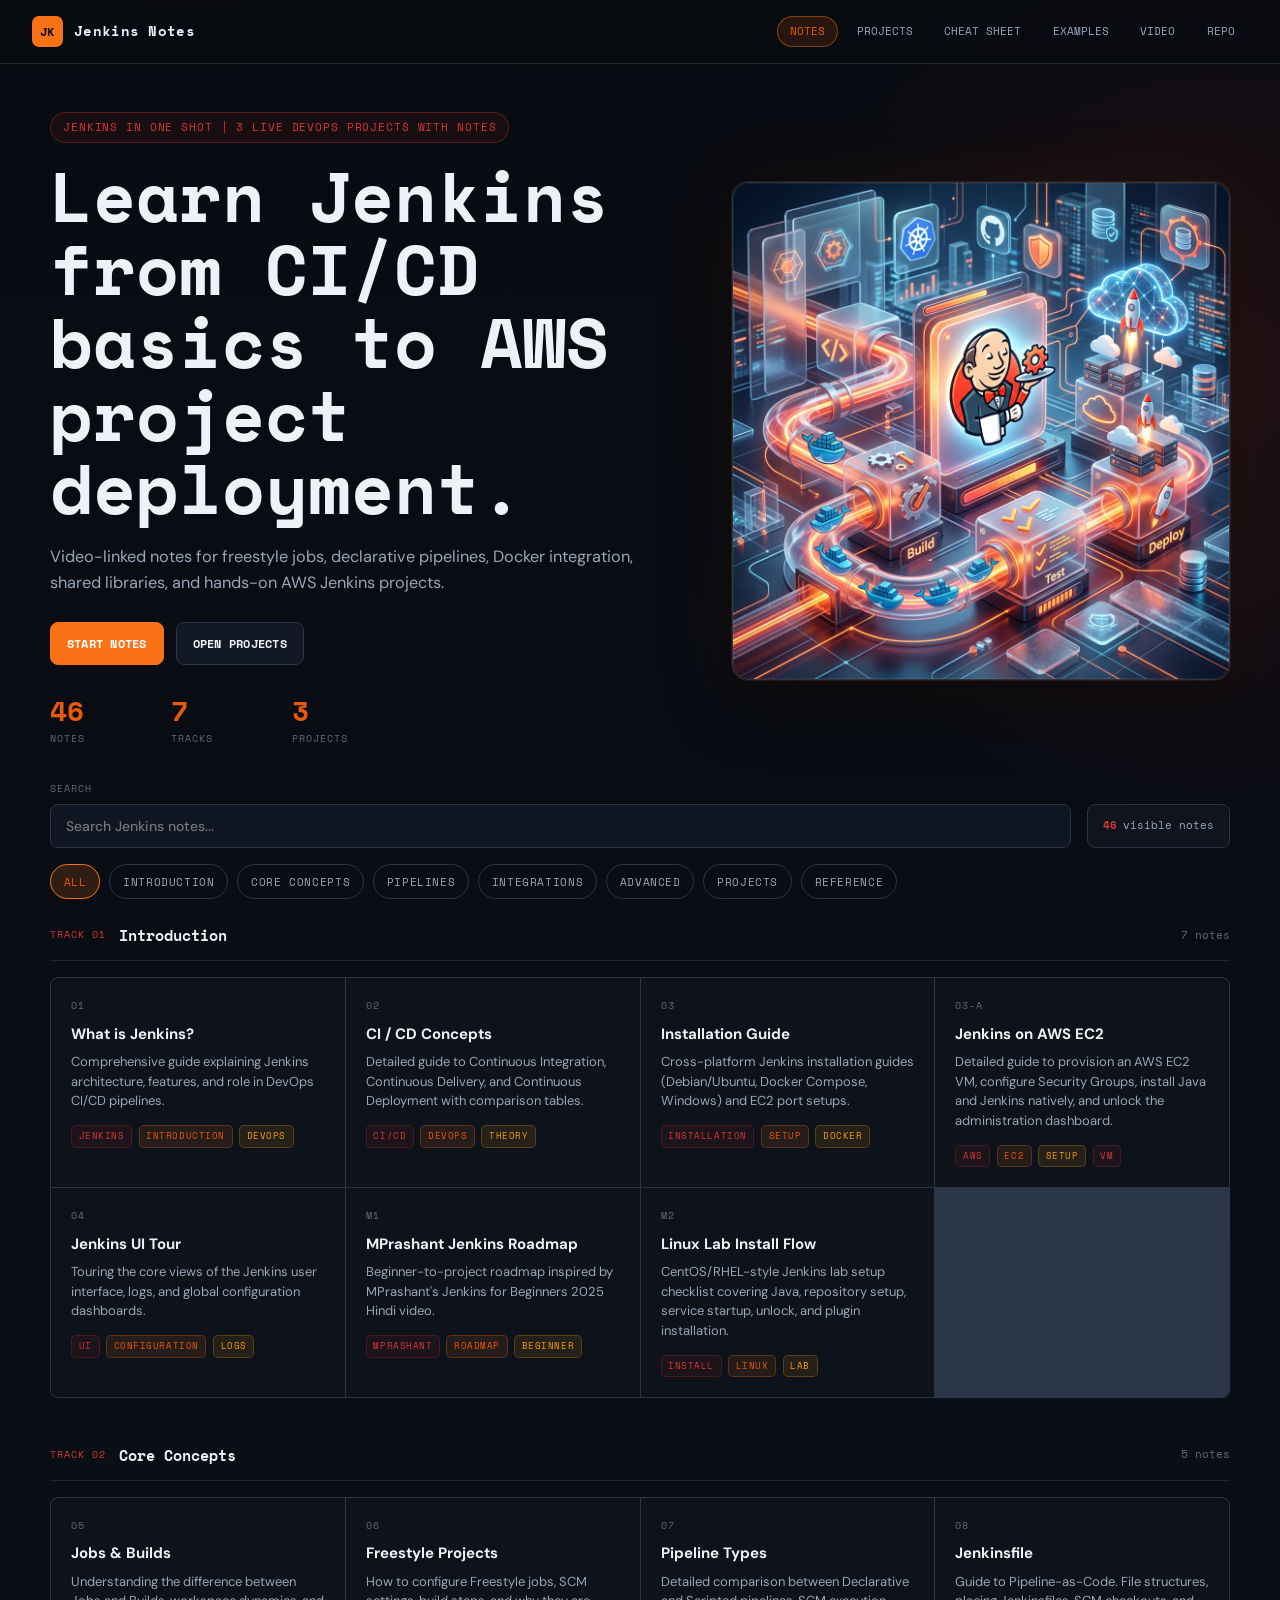
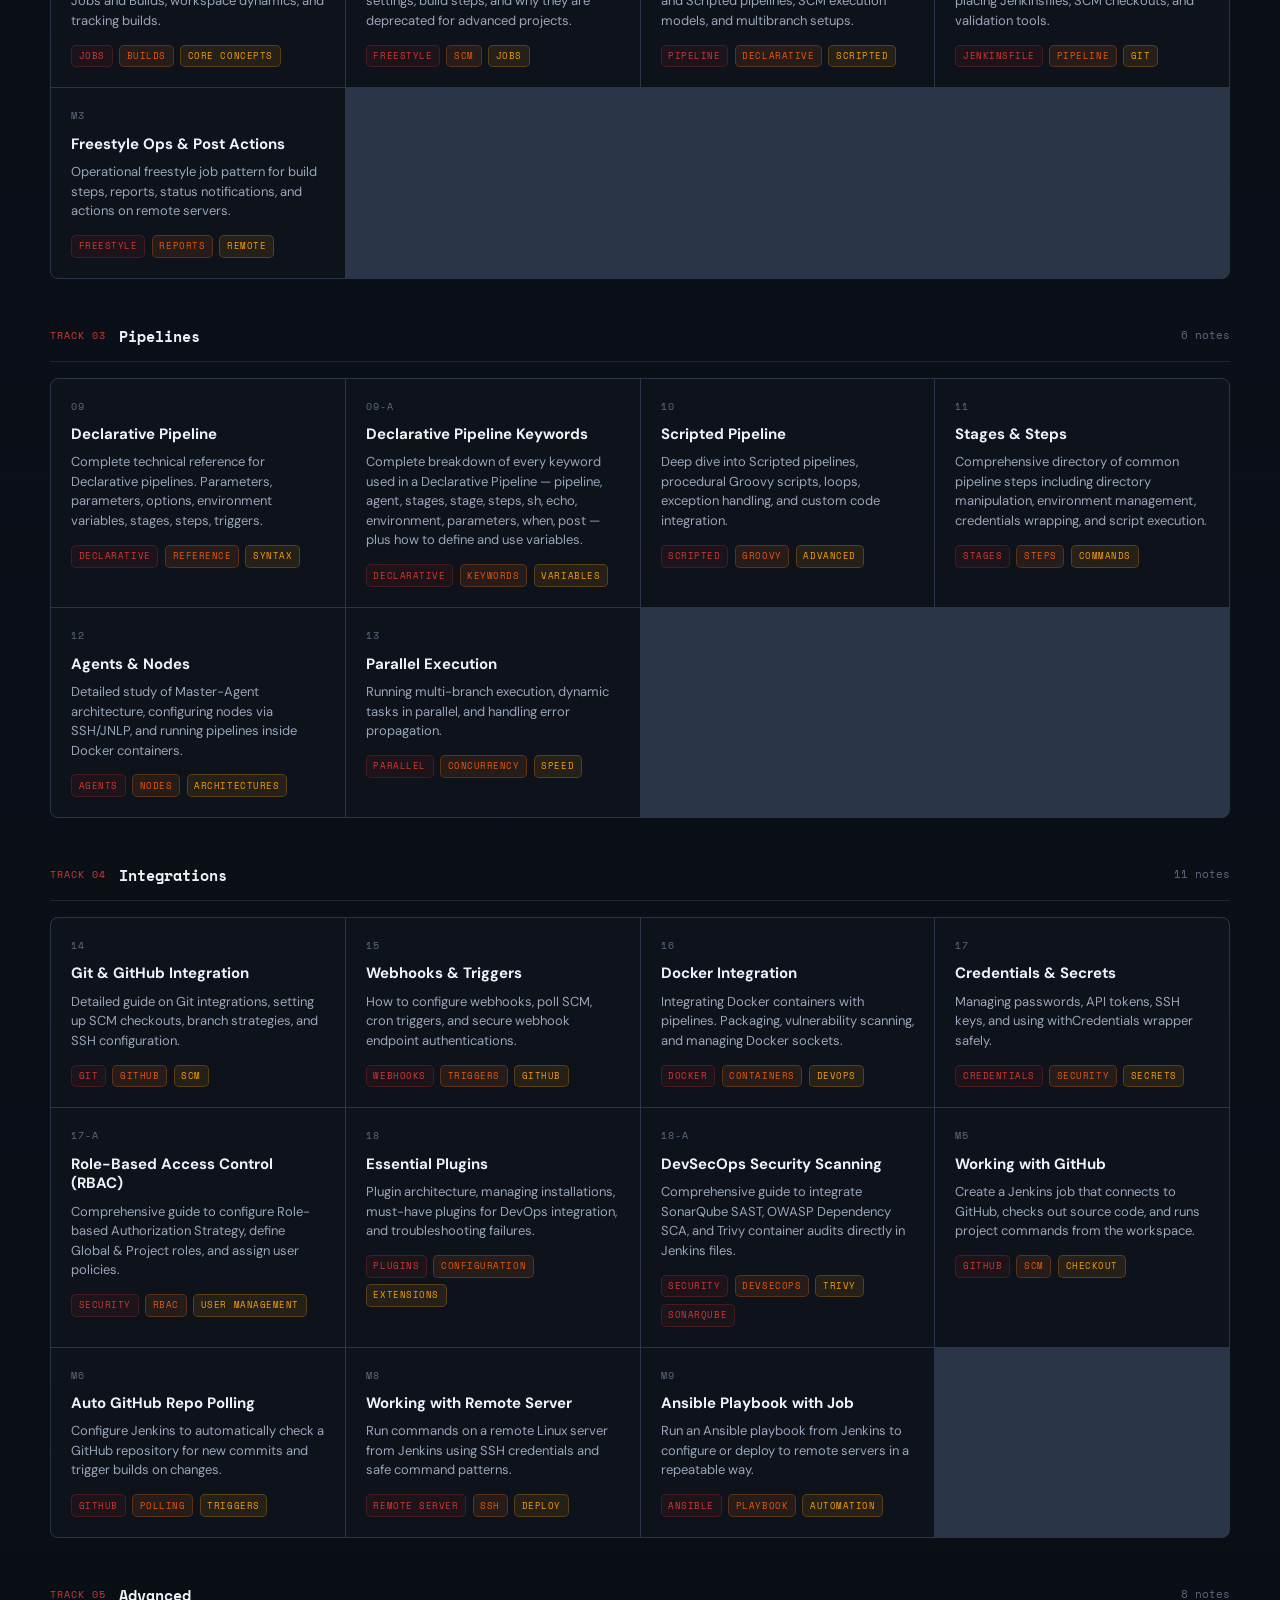
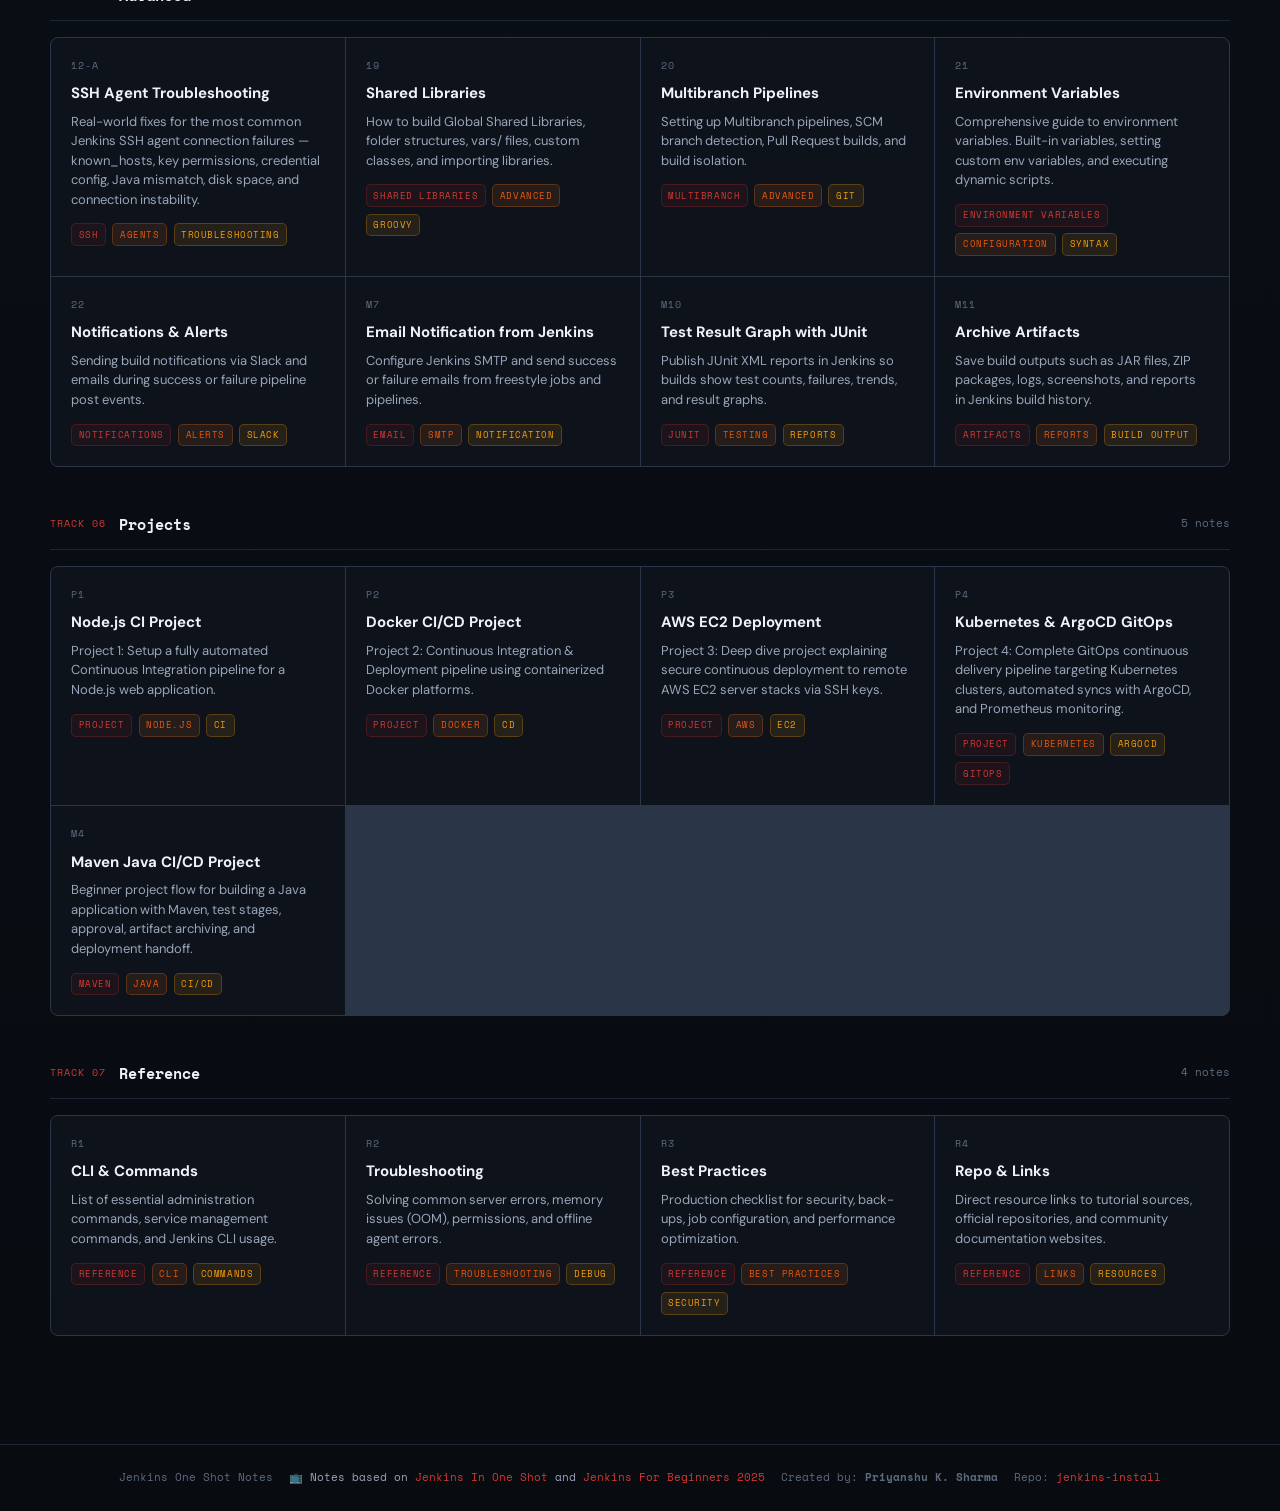
<file: index.html>
<!DOCTYPE html>
<html lang="en">
<head>
  <meta charset="UTF-8">
  <meta name="viewport" content="width=device-width, initial-scale=1.0">
  <title>Jenkins Notes | One Shot Hindi</title>
  <meta name="description" content="Multipage Jenkins notes for Jenkins In One Shot with 3 live DevOps projects.">
  <link rel="preconnect" href="https://fonts.googleapis.com">
  <link rel="preconnect" href="https://fonts.gstatic.com" crossorigin>
  <link href="https://fonts.googleapis.com/css2?family=DM+Sans:wght@400;500;600;700&family=Space+Mono:wght@400;700&display=swap" rel="stylesheet">
  <link rel="icon" href="assets/favicon.svg" type="image/svg+xml">
  <link rel="stylesheet" href="assets/css/site.css">
</head>
<body>
  <header class="site-header">
    <a class="brand" href="index.html" aria-label="Jenkins Notes home">
      <span class="brand-mark" style="background:var(--jenkins);">jk</span>
      <span>Jenkins Notes</span>
    </a>
    <button class="nav-toggle" id="navToggle" aria-label="Toggle navigation" aria-expanded="false" aria-controls="siteNav">
      <svg viewBox="0 0 18 18" aria-hidden="true">
        <line x1="1" y1="4" x2="17" y2="4"/>
        <line x1="1" y1="9" x2="17" y2="9"/>
        <line x1="1" y1="14" x2="17" y2="14"/>
      </svg>
    </button>
    <nav class="site-nav" id="siteNav" aria-label="Primary navigation">
      <a class="active" href="index.html">Notes</a>
      <a href="projects.html">Projects</a>
      <a href="cheat-sheet.html">Cheat Sheet</a>
      <a href="pipeline-examples.html">Examples</a>
      <a href="https://www.youtube.com/watch?v=XaSdKR2fOU4" target="_blank" rel="noreferrer">Video</a>
      <a href="https://github.com/itspriyanshuks17/jenkins-install" target="_blank" rel="noreferrer">Repo</a>
    </nav>
  </header>

  <section class="hero">
    <div class="hero-copy">
      <p class="eyebrow">Jenkins In One Shot | 3 Live DevOps Projects with Notes</p>
      <h1>Learn Jenkins from CI/CD basics to AWS project deployment.</h1>
      <p class="hero-sub">
        Video-linked notes for freestyle jobs, declarative pipelines, Docker integration, shared libraries, and hands-on AWS Jenkins projects.
      </p>
      <div class="hero-actions">
        <a class="btn primary" href="note.html?id=intro" style="background:var(--jenkins); border-color:var(--jenkins); color:white;">Start Notes</a>
        <a class="btn" href="projects.html">Open Projects</a>
      </div>
      <div class="hero-stats" aria-label="Site statistics">
        <div><strong id="statNotes">46</strong><span>Notes</span></div>
        <div><strong>7</strong><span>Tracks</span></div>
        <div><strong>3</strong><span>Projects</span></div>
      </div>
    </div>
    <div class="hero-illustration" aria-hidden="true">
      <img src="assets/hero-jenkins.png" alt="Jenkins orchestrating CI/CD pipelines">
    </div>
  </section>

  <section class="toolbar" aria-label="Notes search and filters">
    <label class="search-box" for="searchInput">
      <span>Search</span>
      <input id="searchInput" type="search" placeholder="Search Jenkins notes..." autocomplete="off">
    </label>
    <div class="visible-count"><strong id="visibleCount">46</strong> visible notes</div>
  </section>

  <div class="filter-bar" id="filterBar" aria-label="Note category filters">
    <button class="filter-btn active" data-cat="all">All</button>
    <button class="filter-btn" data-cat="introduction">Introduction</button>
    <button class="filter-btn" data-cat="core_concepts">Core Concepts</button>
    <button class="filter-btn" data-cat="pipelines">Pipelines</button>
    <button class="filter-btn" data-cat="integrations">Integrations</button>
    <button class="filter-btn" data-cat="advanced">Advanced</button>
    <button class="filter-btn" data-cat="projects">Projects</button>
    <button class="filter-btn" data-cat="reference">Reference</button>
  </div>

  <main class="catalog" id="notesCatalog" aria-live="polite"></main>

  <div class="no-results" id="noResults">
    <div class="empty-mark">0</div>
    <p>No Jenkins notes match <strong id="noResultsQuery"></strong>.</p>
  </div>

  <footer class="site-footer">
    <span>Jenkins One Shot Notes</span>
    <span class="footer-credit">📺 Notes based on <a href="https://www.youtube.com/watch?v=XaSdKR2fOU4" target="_blank" rel="noreferrer">Jenkins In One Shot</a> and <a href="https://www.youtube.com/watch?v=NVaP8qtLm6Q" target="_blank" rel="noreferrer">Jenkins For Beginners 2025</a></span>
    <span>Created by: <strong>Priyanshu K. Sharma</strong></span>
    <span>Repo: <a href="https://github.com/itspriyanshuks17/jenkins-install" target="_blank" rel="noreferrer">jenkins-install</a></span>
  </footer>

  <script src="assets/js/jenkins-notes.js"></script>
  <script src="assets/js/home.js"></script>
  <script src="assets/js/nav-toggle.js"></script>
</body>
</html>
</file>
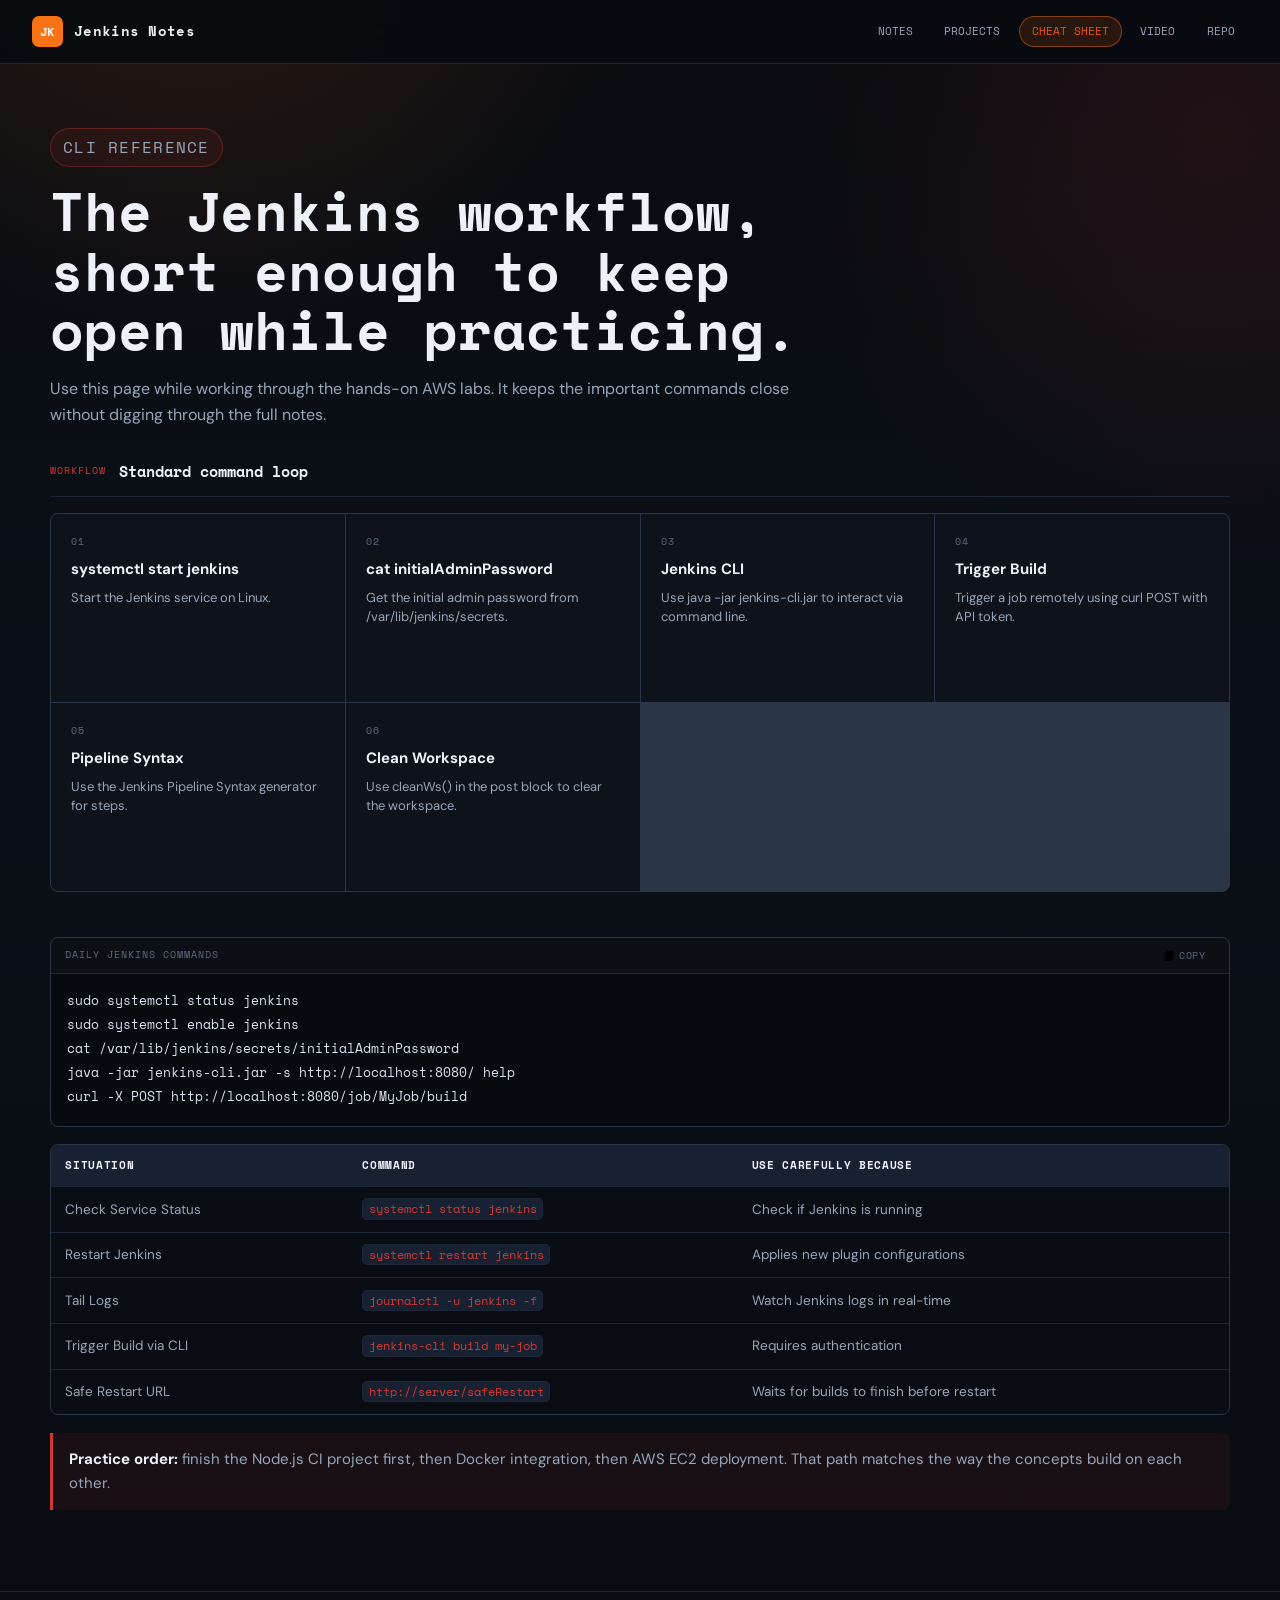
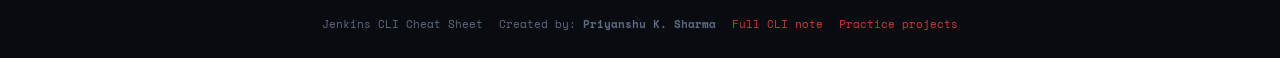
<file: cheat-sheet.html>
<!DOCTYPE html>
<html lang="en">
<head>
  <meta charset="UTF-8">
  <meta name="viewport" content="width=device-width, initial-scale=1.0">
  <title>Jenkins Cheat Sheet | One Shot Notes</title>
  <meta name="description" content="Jenkins CLI cheat sheet for the Jenkins In One Shot Hindi notes site.">
  <link rel="preconnect" href="https://fonts.googleapis.com">
  <link rel="preconnect" href="https://fonts.gstatic.com" crossorigin>
  <link href="https://fonts.googleapis.com/css2?family=DM+Sans:wght@400;500;600;700&family=Space+Mono:wght@400;700&display=swap" rel="stylesheet">
  <link rel="icon" href="assets/favicon.svg" type="image/svg+xml">
  <link rel="stylesheet" href="assets/css/site.css">
</head>
<body>
  <header class="site-header">
    <a class="brand" href="index.html" aria-label="Jenkins Notes home">
      <span class="brand-mark" style="background:var(--jenkins); color:white;">jk</span>
      <span>Jenkins Notes</span>
    </a>
    <button class="nav-toggle" id="navToggle" aria-label="Toggle navigation" aria-expanded="false" aria-controls="siteNav">
      <svg viewBox="0 0 18 18" aria-hidden="true">
        <line x1="1" y1="4" x2="17" y2="4"/>
        <line x1="1" y1="9" x2="17" y2="9"/>
        <line x1="1" y1="14" x2="17" y2="14"/>
      </svg>
    </button>
    <nav class="site-nav" id="siteNav" aria-label="Primary navigation">
      <a href="index.html">Notes</a>
      <a href="projects.html">Projects</a>
      <a class="active" href="cheat-sheet.html">Cheat Sheet</a>
      <a href="https://www.youtube.com/watch?v=XaSdKR2fOU4" target="_blank" rel="noreferrer">Video</a>
      <a href="https://github.com/itspriyanshuks17/jenkins-install" target="_blank" rel="noreferrer">Repo</a>
    </nav>
  </header>

  <main class="page-shell">
    <section class="page-hero">
      <p class="eyebrow">CLI Reference</p>
      <h1>The Jenkins workflow, short enough to keep open while practicing.</h1>
      <p>Use this page while working through the hands-on AWS labs. It keeps the important commands close without digging through the full notes.</p>
    </section>

    <section class="section">
      <div class="section-header">
        <span class="section-kicker">Workflow</span>
        <h2 class="section-title">Standard command loop</h2>
      </div>
      <div class="quick-grid">
        <a class="quick-card" href="note.html?id=cli">
          <div class="quick-label">01</div>
          <h3>systemctl start jenkins</h3>
          <p>Start the Jenkins service on Linux.</p>
          <span class="arrow">-&gt;</span>
        </a>
        <a class="quick-card" href="note.html?id=cli">
          <div class="quick-label">02</div>
          <h3>cat initialAdminPassword</h3>
          <p>Get the initial admin password from /var/lib/jenkins/secrets.</p>
          <span class="arrow">-&gt;</span>
        </a>
        <a class="quick-card" href="note.html?id=cli">
          <div class="quick-label">03</div>
          <h3>Jenkins CLI</h3>
          <p>Use java -jar jenkins-cli.jar to interact via command line.</p>
          <span class="arrow">-&gt;</span>
        </a>
        <a class="quick-card" href="note.html?id=cli">
          <div class="quick-label">04</div>
          <h3>Trigger Build</h3>
          <p>Trigger a job remotely using curl POST with API token.</p>
          <span class="arrow">-&gt;</span>
        </a>
        <a class="quick-card" href="note.html?id=cli">
          <div class="quick-label">05</div>
          <h3>Pipeline Syntax</h3>
          <p>Use the Jenkins Pipeline Syntax generator for steps.</p>
          <span class="arrow">-&gt;</span>
        </a>
        <a class="quick-card" href="note.html?id=cli">
          <div class="quick-label">06</div>
          <h3>Clean Workspace</h3>
          <p>Use cleanWs() in the post block to clear the workspace.</p>
          <span class="arrow">-&gt;</span>
        </a>
      </div>
    </section>

    <section class="article-section">
      <div class="code-card">
        <div class="code-title">
          <span>Daily Jenkins commands</span>
          <button class="copy-btn" data-copy-btn aria-label="Copy code to clipboard">
            <svg viewBox="0 0 16 16" aria-hidden="true"><rect x="5" y="2" width="9" height="11" rx="1.5"/><rect x="2" y="5" width="9" height="11" rx="1.5"/></svg>
            <span>Copy</span>
          </button>
        </div>
        <pre><code>sudo systemctl status jenkins
sudo systemctl enable jenkins
cat /var/lib/jenkins/secrets/initialAdminPassword
java -jar jenkins-cli.jar -s http://localhost:8080/ help
curl -X POST http://localhost:8080/job/MyJob/build</code></pre>
      </div>
    </section>

    <section class="article-section">
      <div class="note-table">
        <table>
          <thead>
            <tr>
              <th>Situation</th>
              <th>Command</th>
              <th>Use carefully because</th>
            </tr>
          </thead>
          <tbody>
            <tr>
              <td>Check Service Status</td>
              <td><code>systemctl status jenkins</code></td>
              <td>Check if Jenkins is running</td>
            </tr>
            <tr>
              <td>Restart Jenkins</td>
              <td><code>systemctl restart jenkins</code></td>
              <td>Applies new plugin configurations</td>
            </tr>
            <tr>
              <td>Tail Logs</td>
              <td><code>journalctl -u jenkins -f</code></td>
              <td>Watch Jenkins logs in real-time</td>
            </tr>
            <tr>
              <td>Trigger Build via CLI</td>
              <td><code>jenkins-cli build my-job</code></td>
              <td>Requires authentication</td>
            </tr>
            <tr>
              <td>Safe Restart URL</td>
              <td><code>http://server/safeRestart</code></td>
              <td>Waits for builds to finish before restart</td>
            </tr>
          </tbody>
        </table>
      </div>
    </section>

    <section class="article-section">
      <div class="callout success">
        <strong>Practice order:</strong> finish the Node.js CI project first, then Docker integration, then AWS EC2 deployment. That path matches the way the concepts build on each other.
      </div>
    </section>
  </main>

  <footer class="site-footer">
    <span>Jenkins CLI Cheat Sheet</span>
    <span>Created by: <strong>Priyanshu K. Sharma</strong></span>
    <span><a href="note.html?id=cli">Full CLI note</a></span>
    <span><a href="projects.html">Practice projects</a></span>
  </footer>
  <script src="assets/js/nav-toggle.js"></script>
</body>
</html>
</file>
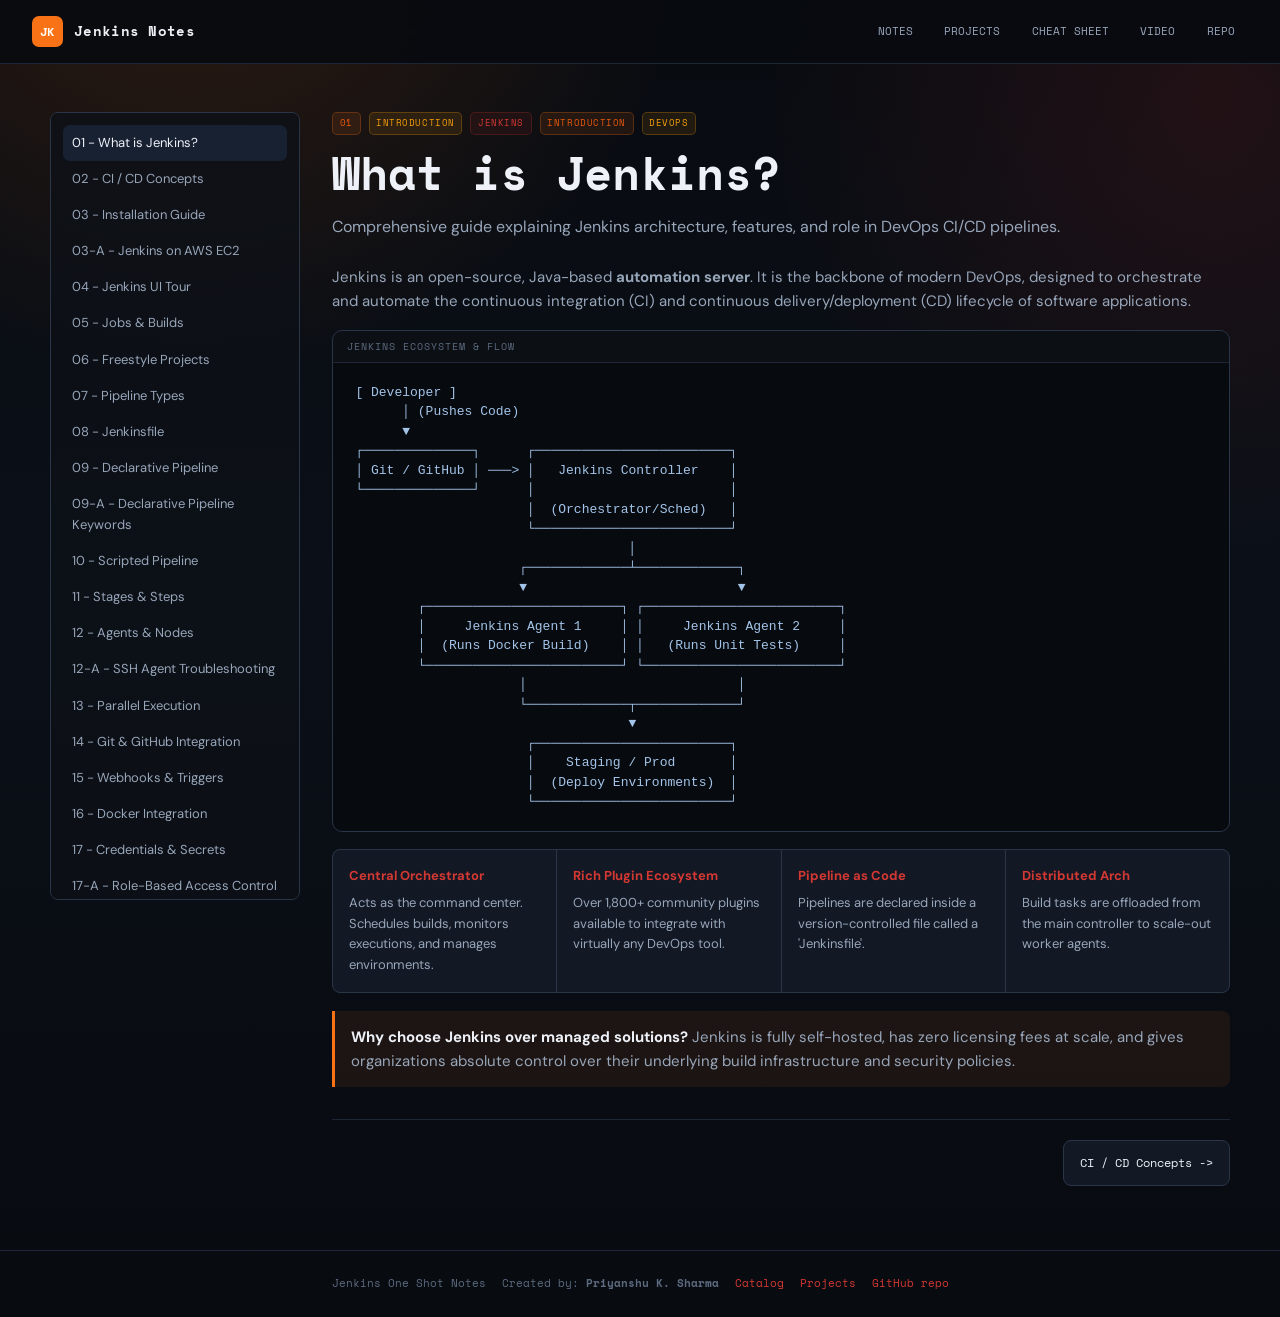
<file: note.html>
<!DOCTYPE html>
<html lang="en">
<head>
  <meta charset="UTF-8">
  <meta name="viewport" content="width=device-width, initial-scale=1.0">
  <title>Jenkins Note</title>
  <meta name="description" content="Jenkins topic note from the Jenkins In One Shot Hindi notes site.">
  <link rel="preconnect" href="https://fonts.googleapis.com">
  <link rel="preconnect" href="https://fonts.gstatic.com" crossorigin>
  <link href="https://fonts.googleapis.com/css2?family=DM+Sans:wght@400;500;600;700&family=Space+Mono:wght@400;700&display=swap" rel="stylesheet">
  <link rel="icon" href="assets/favicon.svg" type="image/svg+xml">
  <link rel="stylesheet" href="assets/css/site.css">
</head>
<body>
  <header class="site-header">
    <a class="brand" href="index.html" aria-label="Jenkins Notes home">
      <span class="brand-mark" style="background:var(--jenkins); color:white;">jk</span>
      <span>Jenkins Notes</span>
    </a>
    <button class="nav-toggle" id="navToggle" aria-label="Toggle navigation" aria-expanded="false" aria-controls="siteNav">
      <svg viewBox="0 0 18 18" aria-hidden="true">
        <line x1="1" y1="4" x2="17" y2="4"/>
        <line x1="1" y1="9" x2="17" y2="9"/>
        <line x1="1" y1="14" x2="17" y2="14"/>
      </svg>
    </button>
    <nav class="site-nav" id="siteNav" aria-label="Primary navigation">
      <a href="index.html">Notes</a>
      <a href="projects.html">Projects</a>
      <a href="cheat-sheet.html">Cheat Sheet</a>
      <a href="https://www.youtube.com/watch?v=XaSdKR2fOU4" target="_blank" rel="noreferrer">Video</a>
      <a href="https://github.com/itspriyanshuks17/jenkins-install" target="_blank" rel="noreferrer">Repo</a>
    </nav>
  </header>

  <main class="page-shell note-layout">
    <aside class="note-sidebar" aria-label="All Jenkins notes">
      <button class="note-sidebar-toggle" id="sidebarToggle" aria-expanded="true" aria-controls="noteList">
        All Notes
        <svg width="14" height="14" viewBox="0 0 14 14" fill="none" stroke="currentColor" stroke-width="2" stroke-linecap="round" aria-hidden="true"><polyline points="2 5 7 10 12 5"/></svg>
      </button>
      <div id="noteList"></div>
    </aside>

    <article class="note-article" id="noteArticle">
      <div class="note-topline" id="noteTopline"></div>
      <h1 id="noteTitle">Jenkins Note</h1>
      <p class="note-summary" id="noteSummary"></p>
      <div id="noteBody"></div>
      <nav class="pager" id="notePager" aria-label="Previous and next notes"></nav>
    </article>
  </main>

  <footer class="site-footer">
    <span>Jenkins One Shot Notes</span>
    <span>Created by: <strong>Priyanshu K. Sharma</strong></span>
    <span><a href="index.html">Catalog</a></span>
    <span><a href="projects.html">Projects</a></span>
    <span><a href="https://github.com/itspriyanshuks17/jenkins-install" target="_blank" rel="noreferrer">GitHub repo</a></span>
  </footer>

  <script src="assets/js/jenkins-notes.js"></script>
  <script src="assets/js/note.js"></script>
  <script src="assets/js/nav-toggle.js"></script>
</body>
</html>
</file>
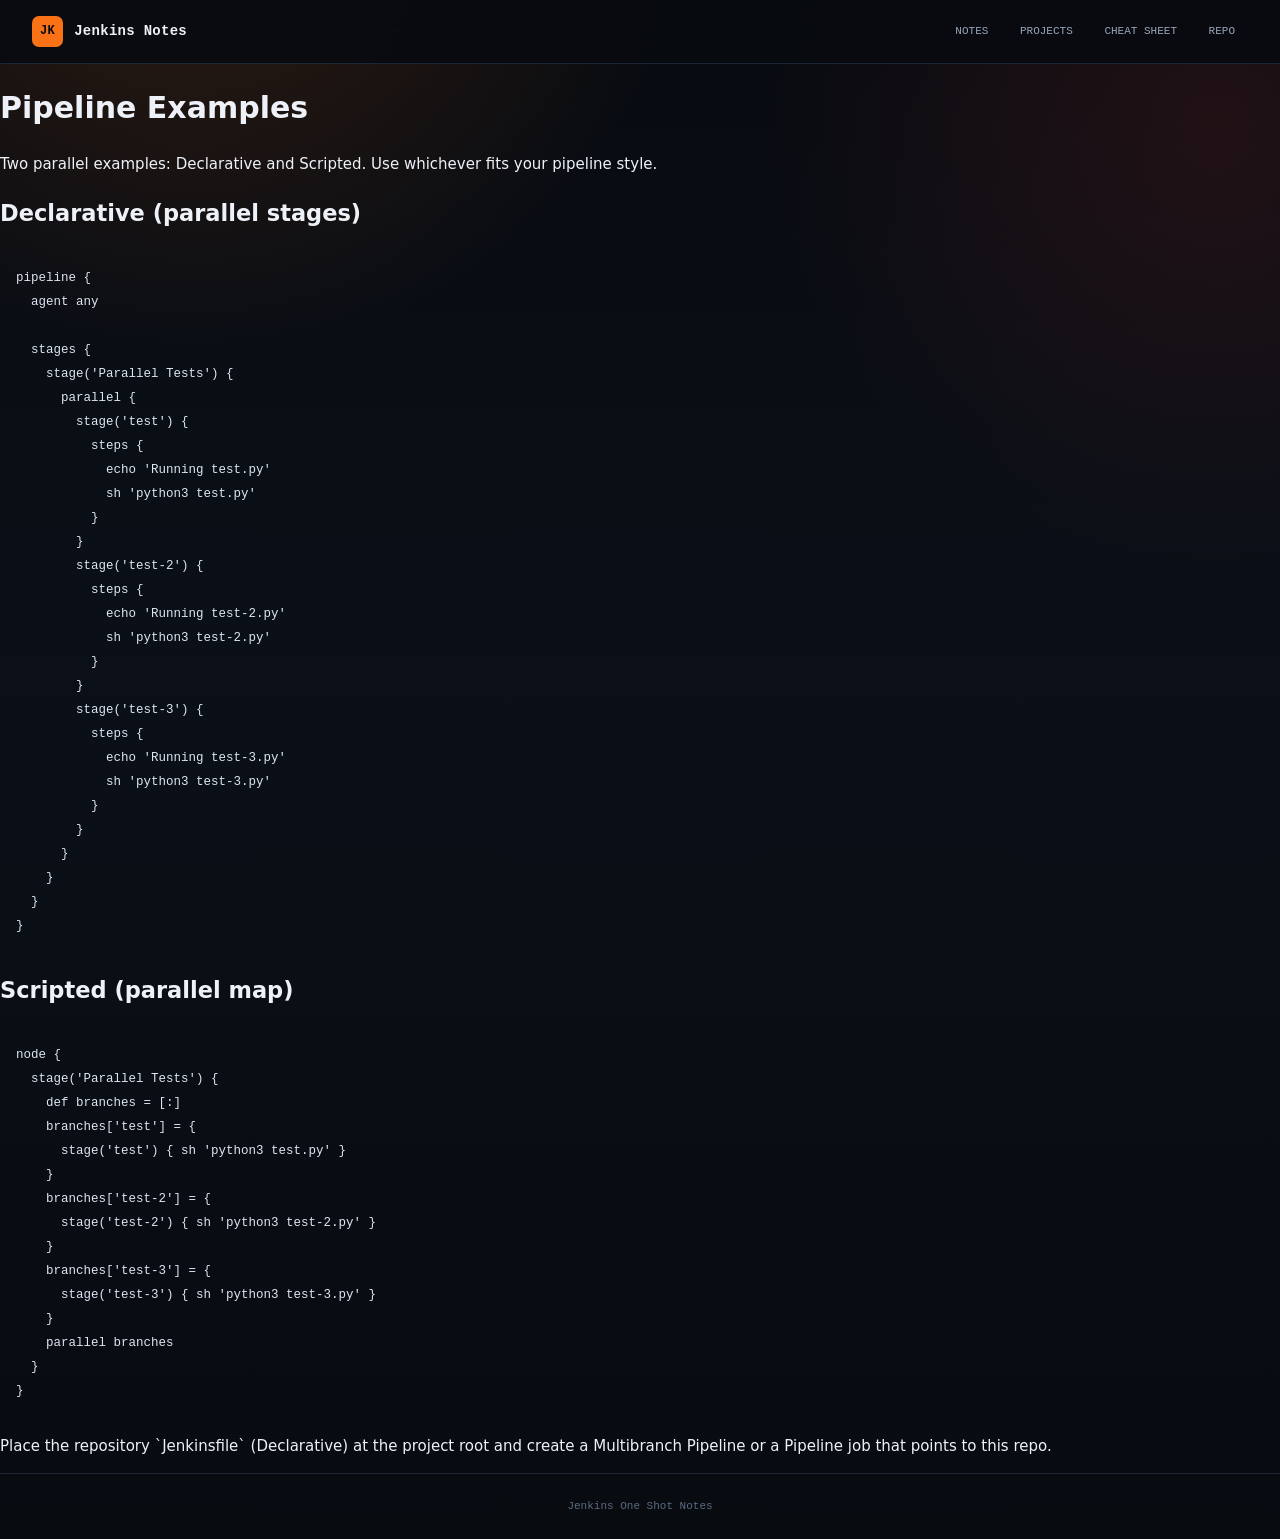
<file: pipeline-examples.html>
<!DOCTYPE html>
<html lang="en">
<head>
  <meta charset="UTF-8">
  <meta name="viewport" content="width=device-width, initial-scale=1.0">
  <title>Pipeline Examples | Jenkins Notes</title>
  <link rel="stylesheet" href="assets/css/site.css">
</head>
<body>
  <header class="site-header">
    <a class="brand" href="index.html" aria-label="Jenkins Notes home">
      <span class="brand-mark" style="background:var(--jenkins);">jk</span>
      <span>Jenkins Notes</span>
    </a>
    <nav class="site-nav" aria-label="Primary navigation">
      <a href="index.html">Notes</a>
      <a href="projects.html">Projects</a>
      <a href="cheat-sheet.html">Cheat Sheet</a>
      <a href="https://github.com/itspriyanshuks17/jenkins-install" target="_blank" rel="noreferrer">Repo</a>
    </nav>
  </header>

  <main class="content">
    <h1>Pipeline Examples</h1>
    <p>Two parallel examples: Declarative and Scripted. Use whichever fits your pipeline style.</p>

    <h2>Declarative (parallel stages)</h2>
    <pre><code class="language-groovy">pipeline {
  agent any

  stages {
    stage('Parallel Tests') {
      parallel {
        stage('test') {
          steps {
            echo 'Running test.py'
            sh 'python3 test.py'
          }
        }
        stage('test-2') {
          steps {
            echo 'Running test-2.py'
            sh 'python3 test-2.py'
          }
        }
        stage('test-3') {
          steps {
            echo 'Running test-3.py'
            sh 'python3 test-3.py'
          }
        }
      }
    }
  }
}
</code></pre>

    <h2>Scripted (parallel map)</h2>
    <pre><code class="language-groovy">node {
  stage('Parallel Tests') {
    def branches = [:]
    branches['test'] = {
      stage('test') { sh 'python3 test.py' }
    }
    branches['test-2'] = {
      stage('test-2') { sh 'python3 test-2.py' }
    }
    branches['test-3'] = {
      stage('test-3') { sh 'python3 test-3.py' }
    }
    parallel branches
  }
}
</code></pre>

    <p>Place the repository `Jenkinsfile` (Declarative) at the project root and create a Multibranch Pipeline or a Pipeline job that points to this repo.</p>
  </main>

  <footer class="site-footer">
    <span>Jenkins One Shot Notes</span>
  </footer>

  <script src="assets/js/nav-toggle.js"></script>
</body>
</html>
</file>
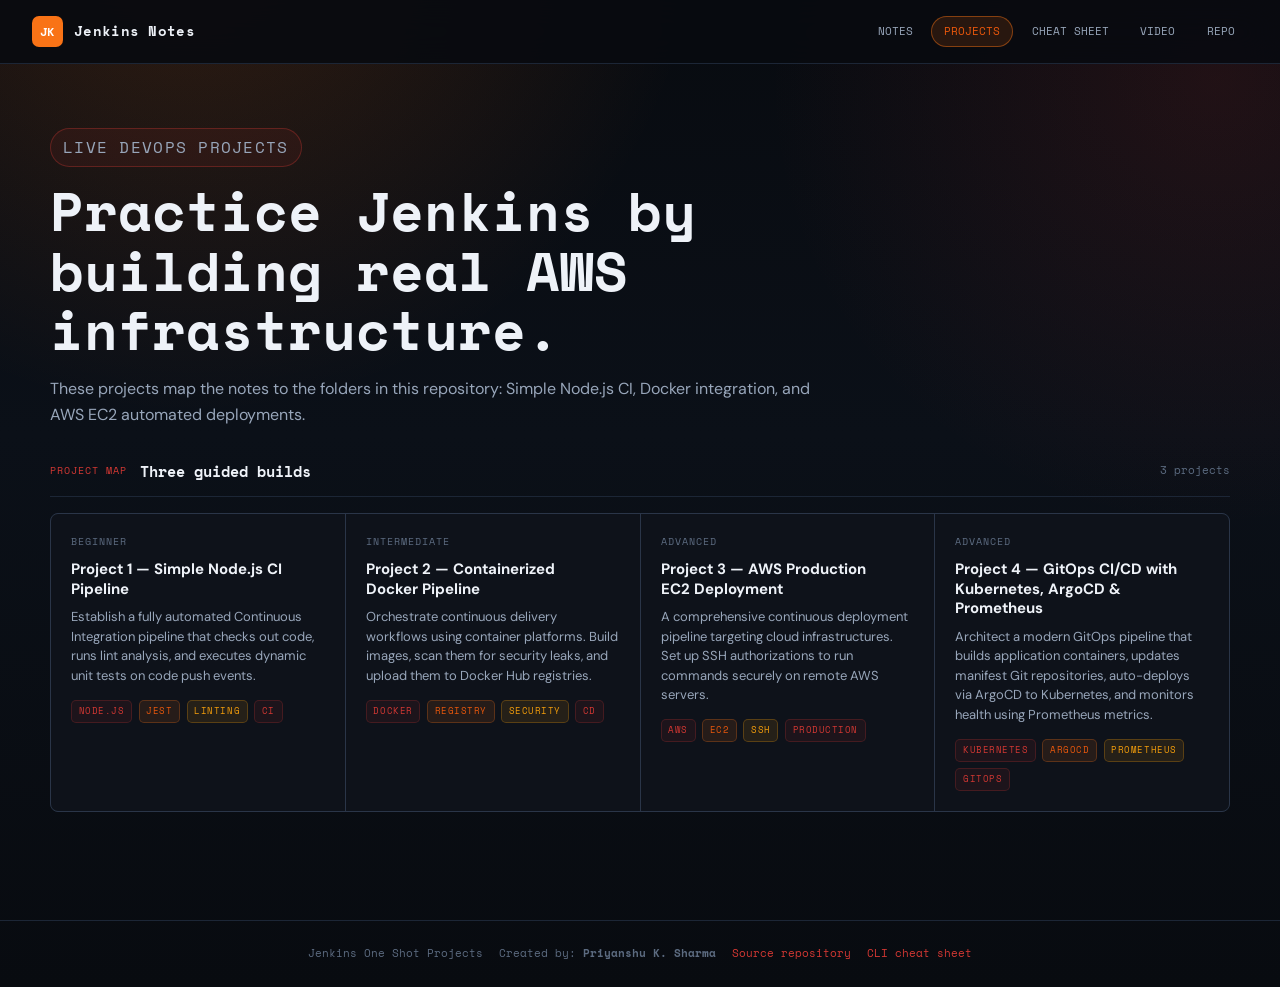
<file: projects.html>
<!DOCTYPE html>
<html lang="en">
<head>
  <meta charset="UTF-8">
  <meta name="viewport" content="width=device-width, initial-scale=1.0">
  <title>Jenkins Projects | One Shot Notes</title>
  <meta name="description" content="Three Jenkins DevOps projects from the Jenkins In One Shot Hindi notes site.">
  <link rel="preconnect" href="https://fonts.googleapis.com">
  <link rel="preconnect" href="https://fonts.gstatic.com" crossorigin>
  <link href="https://fonts.googleapis.com/css2?family=DM+Sans:wght@400;500;600;700&family=Space+Mono:wght@400;700&display=swap" rel="stylesheet">
  <link rel="icon" href="assets/favicon.svg" type="image/svg+xml">
  <link rel="stylesheet" href="assets/css/site.css">
</head>
<body>
  <header class="site-header">
    <a class="brand" href="index.html" aria-label="Jenkins Notes home">
      <span class="brand-mark" style="background:var(--jenkins); color:white;">jk</span>
      <span>Jenkins Notes</span>
    </a>
    <button class="nav-toggle" id="navToggle" aria-label="Toggle navigation" aria-expanded="false" aria-controls="siteNav">
      <svg viewBox="0 0 18 18" aria-hidden="true">
        <line x1="1" y1="4" x2="17" y2="4"/>
        <line x1="1" y1="9" x2="17" y2="9"/>
        <line x1="1" y1="14" x2="17" y2="14"/>
      </svg>
    </button>
    <nav class="site-nav" id="siteNav" aria-label="Primary navigation">
      <a href="index.html">Notes</a>
      <a class="active" href="projects.html">Projects</a>
      <a href="cheat-sheet.html">Cheat Sheet</a>
      <a href="https://www.youtube.com/watch?v=XaSdKR2fOU4" target="_blank" rel="noreferrer">Video</a>
      <a href="https://github.com/itspriyanshuks17/jenkins-install" target="_blank" rel="noreferrer">Repo</a>
    </nav>
  </header>

  <main class="page-shell">
    <section class="page-hero">
      <p class="eyebrow">Live DevOps Projects</p>
      <h1>Practice Jenkins by building real AWS infrastructure.</h1>
      <p>These projects map the notes to the folders in this repository: Simple Node.js CI, Docker integration, and AWS EC2 automated deployments.</p>
    </section>

    <section class="section">
      <div class="section-header">
        <span class="section-kicker">Project Map</span>
        <h2 class="section-title">Three guided builds</h2>
        <span class="section-count">3 projects</span>
      </div>
      <div class="project-grid" id="projectGrid"></div>
    </section>

    <section id="projectDetails" aria-label="Project details"></section>
  </main>

  <footer class="site-footer">
    <span>Jenkins One Shot Projects</span>
    <span>Created by: <strong>Priyanshu K. Sharma</strong></span>
    <span><a href="https://github.com/itspriyanshuks17/jenkins-install" target="_blank" rel="noreferrer">Source repository</a></span>
    <span><a href="cheat-sheet.html">CLI cheat sheet</a></span>
  </footer>

  <script src="assets/js/jenkins-notes.js"></script>
  <script src="assets/js/projects.js"></script>
  <script src="assets/js/nav-toggle.js"></script>
</body>
</html>
</file>
<file: assets/css/site.css>
:root {
  --bg: #080b10;
  --bg-soft: #0d1118;
  --surface: #121824;
  --surface-2: #182131;
  --surface-3: #202b3d;
  --border: #2a3548;
  --border-soft: #1c2636;
  --violet: #f97316;
  --violet-strong: #ea580c;
  --teal: #d33833;
  --jenkins: #f97316;
  --amber: #f59e0b;
  --blue: #54a6ff;
  --green: #39d98a;
  --red: #ff6b6b;
  --text: #eef2f8;
  --muted: #98a6ba;
  --dim: #5c6b80;
  --code: #070a0f;
  --mono: "Space Mono", ui-monospace, SFMono-Regular, Menlo, Consolas, monospace;
  --sans: "DM Sans", system-ui, -apple-system, BlinkMacSystemFont, "Segoe UI", sans-serif;
  --shadow: 0 22px 60px rgba(0, 0, 0, 0.32);
}

* {
  box-sizing: border-box;
}

/* Safe-area padding for notched / Dynamic Island iPhones */
@supports (padding-top: env(safe-area-inset-top)) {
  .site-header {
    padding-left: max(1.25rem, env(safe-area-inset-left));
    padding-right: max(1.25rem, env(safe-area-inset-right));
  }
  .site-footer {
    padding-bottom: max(1.5rem, env(safe-area-inset-bottom));
  }
}

html {
  scroll-behavior: smooth;
}

body {
  margin: 0;
  min-height: 100vh;
  background:
    radial-gradient(circle at 15% -10%, rgba(249, 115, 22, 0.18), transparent 32rem),
    radial-gradient(circle at 95% 8%, rgba(211, 56, 51, 0.12), transparent 28rem),
    linear-gradient(180deg, #080b10 0%, #0b1018 44%, #080b10 100%);
  color: var(--text);
  font-family: var(--sans);
  font-size: 15px;
  line-height: 1.6;
}

a {
  color: inherit;
}

img {
  display: block;
  max-width: 100%;
}

.site-header {
  position: sticky;
  top: 0;
  z-index: 20;
  height: 64px;
  display: flex;
  align-items: center;
  gap: 1.5rem;
  padding: 0 2rem;
  background: rgba(8, 11, 16, 0.9);
  border-bottom: 1px solid var(--border-soft);
  backdrop-filter: blur(18px);
}

.brand {
  display: inline-flex;
  align-items: center;
  gap: 0.7rem;
  color: var(--text);
  font-family: var(--mono);
  font-size: 14px;
  font-weight: 700;
  letter-spacing: 0.02em;
  text-decoration: none;
  white-space: nowrap;
}

.brand-mark {
  width: 31px;
  height: 31px;
  display: inline-flex;
  align-items: center;
  justify-content: center;
  border-radius: 7px;
  color: #090b12;
  background: linear-gradient(135deg, var(--violet-strong), var(--teal));
  font-family: var(--mono);
  font-size: 12px;
  font-weight: 700;
  text-transform: uppercase;
}

.site-nav {
  margin-left: auto;
  display: flex;
  align-items: center;
  gap: 0.35rem;
  overflow-x: auto;
}

.site-nav a {
  border: 1px solid transparent;
  border-radius: 999px;
  color: var(--muted);
  font-family: var(--mono);
  font-size: 11px;
  line-height: 1;
  padding: 0.55rem 0.75rem;
  text-decoration: none;
  text-transform: uppercase;
  white-space: nowrap;
}

.site-nav a:hover,
.site-nav a.active {
  border-color: rgba(249, 115, 22, 0.45);
  background: rgba(249, 115, 22, 0.13);
  color: var(--violet-strong);
}

.hero {
  width: min(1180px, calc(100% - 4rem));
  margin: 0 auto;
  min-height: 560px;
  display: grid;
  grid-template-columns: minmax(0, 1.04fr) minmax(320px, 0.82fr);
  align-items: center;
  gap: clamp(2rem, 4vw, 4rem);
  padding: 3rem 0 2rem;
}

.hero-copy {
  min-width: 0;
}

.eyebrow {
  width: fit-content;
  margin: 0 0 1rem;
  border: 1px solid rgba(211, 56, 51, 0.32);
  border-radius: 999px;
  background: rgba(211, 56, 51, 0.08);
  color: var(--teal);
  font-family: var(--mono);
  font-size: 11px;
  letter-spacing: 0.08em;
  padding: 0.35rem 0.75rem;
  text-transform: uppercase;
}

.hero h1 {
  max-width: 770px;
  margin: 0;
  font-family: var(--mono);
  font-size: 4.35rem;
  line-height: 1.05;
  letter-spacing: 0;
}

.hero-sub {
  max-width: 680px;
  margin: 1.25rem 0 0;
  color: var(--muted);
  font-size: 1.02rem;
}

.hero-actions {
  display: flex;
  flex-wrap: wrap;
  gap: 0.75rem;
  margin-top: 1.6rem;
}

.btn {
  display: inline-flex;
  align-items: center;
  justify-content: center;
  min-height: 40px;
  border: 1px solid var(--border);
  border-radius: 8px;
  background: var(--surface);
  color: var(--text);
  font-family: var(--mono);
  font-size: 12px;
  font-weight: 700;
  letter-spacing: 0.02em;
  padding: 0.7rem 1rem;
  text-decoration: none;
  text-transform: uppercase;
  transition: transform 0.16s ease, border-color 0.16s ease, background 0.16s ease;
}

.btn:hover {
  border-color: var(--teal);
  transform: translateY(-1px);
}

.btn.primary {
  border-color: transparent;
  background: linear-gradient(135deg, var(--violet), var(--teal));
  color: #05070b;
}

.hero-stats {
  display: flex;
  flex-wrap: wrap;
  gap: 1.8rem;
  margin-top: 2rem;
}

.hero-stats div {
  min-width: 92px;
}

.hero-stats strong {
  display: block;
  color: var(--violet-strong);
  font-family: var(--mono);
  font-size: 1.75rem;
  line-height: 1;
}

.hero-stats span {
  color: var(--dim);
  font-family: var(--mono);
  font-size: 10px;
  letter-spacing: 0.1em;
  text-transform: uppercase;
}

.hero-illustration {
  position: relative;
  align-self: center;
  overflow: hidden;
  border: 1px solid var(--border);
  border-radius: 16px;
  background: var(--surface);
  box-shadow:
    0 0 0 1px rgba(249, 115, 22, 0.12),
    0 24px 64px rgba(0, 0, 0, 0.42),
    0 0 80px rgba(249, 115, 22, 0.08);
  transition: transform 0.3s ease, box-shadow 0.3s ease;
}

.hero-illustration::after {
  content: "";
  position: absolute;
  inset: 0;
  border: 1px solid rgba(255, 255, 255, 0.06);
  border-radius: inherit;
  pointer-events: none;
}

.hero-illustration:hover {
  transform: translateY(-4px) scale(1.01);
  box-shadow:
    0 0 0 1px rgba(249, 115, 22, 0.22),
    0 32px 80px rgba(0, 0, 0, 0.5),
    0 0 120px rgba(249, 115, 22, 0.14);
}

.hero-illustration img {
  width: 100%;
  aspect-ratio: 1 / 1;
  object-fit: cover;
  display: block;
}

.toolbar {
  width: min(1180px, calc(100% - 4rem));
  margin: 0 auto;
  display: flex;
  align-items: end;
  gap: 1rem;
  padding: 0 0 1rem;
}

.search-box {
  flex: 1;
  position: relative;
}

.search-box span {
  display: block;
  margin-bottom: 0.4rem;
  color: var(--dim);
  font-family: var(--mono);
  font-size: 10px;
  letter-spacing: 0.1em;
  text-transform: uppercase;
}

.search-box input {
  width: 100%;
  min-height: 44px;
  border: 1px solid var(--border);
  border-radius: 8px;
  background: rgba(18, 24, 36, 0.85);
  color: var(--text);
  font: 500 14px var(--sans);
  outline: none;
  padding: 0.72rem 0.95rem;
}

.search-box input:focus {
  border-color: var(--violet);
  box-shadow: 0 0 0 3px rgba(249, 115, 22, 0.16);
}

.visible-count {
  min-height: 44px;
  display: flex;
  align-items: center;
  border: 1px solid var(--border);
  border-radius: 8px;
  background: rgba(18, 24, 36, 0.7);
  color: var(--muted);
  font-family: var(--mono);
  font-size: 11px;
  padding: 0 0.95rem;
  white-space: nowrap;
}

.visible-count strong {
  color: var(--teal);
  margin-right: 0.35rem;
}

.filter-bar {
  width: min(1180px, calc(100% - 4rem));
  margin: 0 auto 1.5rem;
  display: flex;
  flex-wrap: wrap;
  gap: 0.55rem;
}

.filter-btn {
  border: 1px solid var(--border);
  border-radius: 999px;
  background: transparent;
  color: var(--muted);
  cursor: pointer;
  font-family: var(--mono);
  font-size: 10.5px;
  letter-spacing: 0.06em;
  padding: 0.55rem 0.8rem;
  text-transform: uppercase;
}

.filter-btn:hover,
.filter-btn.active {
  border-color: var(--violet);
  background: rgba(249, 115, 22, 0.16);
  color: var(--violet-strong);
}

.catalog {
  width: min(1180px, calc(100% - 4rem));
  margin: 0 auto;
  padding-bottom: 4rem;
}

.section {
  margin-bottom: 2.8rem;
}

.section-header {
  display: flex;
  align-items: center;
  gap: 0.8rem;
  margin-bottom: 1rem;
  border-bottom: 1px solid var(--border-soft);
  padding-bottom: 0.8rem;
}

.section-kicker {
  color: var(--teal);
  font-family: var(--mono);
  font-size: 10px;
  letter-spacing: 0.1em;
  text-transform: uppercase;
}

.section-title {
  margin: 0;
  color: var(--text);
  font-family: var(--mono);
  font-size: 15px;
}

.section-count {
  margin-left: auto;
  color: var(--dim);
  font-family: var(--mono);
  font-size: 11px;
}

.notes-grid,
.project-grid,
.quick-grid {
  display: grid;
  grid-template-columns: repeat(auto-fit, minmax(290px, 1fr));
  gap: 1px;
  overflow: hidden;
  border: 1px solid var(--border);
  border-radius: 8px;
  background: var(--border);
}

.note-card,
.project-card,
.quick-card {
  position: relative;
  display: block;
  min-height: 188px;
  background: rgba(13, 17, 24, 0.96);
  padding: 1.25rem;
  color: var(--text);
  text-decoration: none;
  transition: background 0.16s ease;
}

.note-card::before,
.project-card::before,
.quick-card::before {
  content: "";
  position: absolute;
  inset: 0 auto 0 0;
  width: 3px;
  background: transparent;
  transition: background 0.16s ease;
}

.note-card:hover,
.project-card:hover,
.quick-card:hover {
  background: var(--surface);
}

.note-card:hover::before,
.project-card:hover::before,
.quick-card:hover::before {
  background: var(--teal);
}

.note-num,
.project-level,
.quick-label {
  color: var(--dim);
  font-family: var(--mono);
  font-size: 10px;
  letter-spacing: 0.1em;
  margin-bottom: 0.65rem;
  text-transform: uppercase;
}

.note-title,
.project-card h3,
.quick-card h3 {
  margin: 0 1.5rem 0.5rem 0;
  color: var(--text);
  font-size: 15px;
  font-weight: 700;
  line-height: 1.3;
}

.note-desc,
.project-card p,
.quick-card p {
  margin: 0 0 0.9rem;
  color: var(--muted);
  font-size: 13px;
  line-height: 1.5;
}

.tag-row {
  display: flex;
  flex-wrap: wrap;
  gap: 0.4rem;
}

.tag {
  border: 1px solid rgba(211, 56, 51, 0.22);
  border-radius: 5px;
  background: rgba(211, 56, 51, 0.08);
  color: var(--teal);
  font-family: var(--mono);
  font-size: 9px;
  letter-spacing: 0.06em;
  padding: 0.2rem 0.42rem;
  text-transform: uppercase;
}

.tag.violet {
  border-color: rgba(249, 115, 22, 0.25);
  background: rgba(249, 115, 22, 0.1);
  color: var(--violet-strong);
}

.tag.amber {
  border-color: rgba(245, 158, 11, 0.25);
  background: rgba(245, 158, 11, 0.1);
  color: var(--amber);
}

.arrow {
  position: absolute;
  top: 1.25rem;
  right: 1.2rem;
  color: var(--teal);
  font-family: var(--mono);
  opacity: 0;
  transform: translateX(-4px);
  transition: opacity 0.16s ease, transform 0.16s ease;
}

.note-card:hover .arrow,
.project-card:hover .arrow,
.quick-card:hover .arrow {
  opacity: 1;
  transform: translateX(0);
}

.hidden,
.section.hidden {
  display: none !important;
}

.no-results {
  display: none;
  width: min(1180px, calc(100% - 4rem));
  margin: 0 auto 4rem;
  border: 1px dashed var(--border);
  border-radius: 8px;
  color: var(--muted);
  padding: 3rem 1.5rem;
  text-align: center;
}

.empty-mark {
  width: 44px;
  height: 44px;
  display: inline-flex;
  align-items: center;
  justify-content: center;
  border: 1px solid var(--border);
  border-radius: 8px;
  color: var(--amber);
  font-family: var(--mono);
  font-weight: 700;
  margin-bottom: 0.8rem;
}

.page-shell {
  width: min(1180px, calc(100% - 4rem));
  margin: 0 auto;
  padding: 3rem 0 4rem;
}

.page-hero {
  margin-bottom: 2rem;
}

.page-hero .eyebrow {
  margin-bottom: 0.9rem;
}

.page-hero h1 {
  max-width: 840px;
  margin: 0;
  font-family: var(--mono);
  font-size: 3.45rem;
  line-height: 1.08;
}

.page-hero p {
  max-width: 760px;
  margin: 1rem 0 0;
  color: var(--muted);
  font-size: 1rem;
}

.note-layout {
  display: grid;
  grid-template-columns: 250px minmax(0, 1fr);
  gap: 2rem;
  align-items: start;
}

.note-sidebar {
  position: sticky;
  top: 86px;
  max-height: calc(100vh - 112px);
  overflow: auto;
  border: 1px solid var(--border);
  border-radius: 8px;
  background: rgba(13, 17, 24, 0.78);
  padding: 0.75rem;
}

.note-sidebar h2 {
  margin: 0.2rem 0 0.7rem;
  color: var(--dim);
  font-family: var(--mono);
  font-size: 10px;
  letter-spacing: 0.1em;
  text-transform: uppercase;
}

.side-link {
  display: block;
  border-radius: 7px;
  color: var(--muted);
  font-size: 13px;
  padding: 0.48rem 0.55rem;
  text-decoration: none;
}

.side-link:hover,
.side-link.active {
  background: var(--surface-2);
  color: var(--text);
}

.note-article {
  min-width: 0;
}

.note-topline {
  display: flex;
  flex-wrap: wrap;
  align-items: center;
  gap: 0.5rem;
  margin-bottom: 0.8rem;
}

.note-article h1 {
  margin: 0;
  color: var(--text);
  font-family: var(--mono);
  font-size: 2.85rem;
  line-height: 1.1;
}

.note-summary {
  max-width: 760px;
  margin: 1rem 0 1.6rem;
  color: var(--muted);
  font-size: 1rem;
}

.article-section {
  margin: 1.1rem 0;
}

.article-section > h2 {
  margin: 2rem 0 0.8rem;
  border-bottom: 1px solid var(--border-soft);
  color: var(--text);
  font-family: var(--mono);
  font-size: 15px;
  padding-bottom: 0.6rem;
}

.lead {
  color: var(--muted);
  margin: 0 0 1rem;
}

.feature-grid {
  display: grid;
  grid-template-columns: repeat(auto-fit, minmax(210px, 1fr));
  gap: 1px;
  overflow: hidden;
  border: 1px solid var(--border);
  border-radius: 8px;
  background: var(--border);
}

.feature-item {
  background: var(--surface);
  padding: 1rem;
}

.feature-item h3 {
  margin: 0 0 0.35rem;
  color: var(--teal);
  font-size: 13px;
}

.feature-item p {
  margin: 0;
  color: var(--muted);
  font-size: 13px;
}

.callout {
  border-left: 3px solid var(--violet);
  border-radius: 0 8px 8px 0;
  background: rgba(249, 115, 22, 0.08);
  color: var(--muted);
  padding: 0.9rem 1rem;
}

.callout strong {
  color: var(--text);
}

.callout.success {
  border-color: var(--teal);
  background: rgba(211, 56, 51, 0.08);
}

.callout.warn {
  border-color: var(--amber);
  background: rgba(245, 158, 11, 0.08);
}

.code-card {
  overflow: hidden;
  border: 1px solid var(--border);
  border-radius: 8px;
  background: var(--code);
}

.code-title {
  display: flex;
  align-items: center;
  justify-content: space-between;
  gap: 0.5rem;
  min-height: 36px;
  border-bottom: 1px solid var(--border-soft);
  background: rgba(255, 255, 255, 0.02);
  color: var(--dim);
  font-family: var(--mono);
  font-size: 10px;
  letter-spacing: 0.1em;
  padding: 0 0.9rem;
  text-transform: uppercase;
}

.copy-btn {
  display: inline-flex;
  align-items: center;
  gap: 0.3rem;
  flex-shrink: 0;
  margin-left: auto;
  background: none;
  border: 1px solid transparent;
  border-radius: 5px;
  color: var(--dim);
  cursor: pointer;
  font-family: var(--mono);
  font-size: 9.5px;
  letter-spacing: 0.06em;
  padding: 0.22rem 0.5rem;
  text-transform: uppercase;
  transition: color 0.15s ease, border-color 0.15s ease, background 0.15s ease;
}

.copy-btn svg {
  width: 12px;
  height: 12px;
  flex-shrink: 0;
}

.copy-btn:hover {
  border-color: rgba(211, 56, 51, 0.35);
  background: rgba(211, 56, 51, 0.08);
  color: var(--teal);
}

.copy-btn.copied {
  border-color: rgba(57, 217, 138, 0.4);
  background: rgba(57, 217, 138, 0.1);
  color: var(--green);
}

.code-explanation {
  border-top: 1px solid var(--border-soft);
  background: rgba(255, 255, 255, 0.01);
  padding: 1.2rem 1.4rem;
}

.code-explanation h4 {
  margin: 0 0 0.75rem 0;
  color: var(--violet);
  font-size: 13px;
  font-weight: 600;
  text-transform: uppercase;
  letter-spacing: 0.05em;
}

.code-explanation ul {
  margin: 0;
  padding-left: 1.2rem;
  list-style-type: square;
}

.code-explanation li {
  margin-bottom: 0.5rem;
  color: var(--muted);
  font-size: 13.5px;
  line-height: 1.5;
}

.code-explanation li:last-child {
  margin-bottom: 0;
}

.code-explanation li code {
  color: var(--text);
  background: var(--surface-2);
  padding: 0.1rem 0.35rem;
  border-radius: 4px;
  font-size: 12px;
}

pre {
  margin: 0;
  overflow-x: auto;
  padding: 1rem;
}

code {
  font-family: var(--mono);
  font-size: 12.5px;
}

pre code {
  color: #dce5f2;
  line-height: 1.7;
}

p code,
li code,
td code {
  border: 1px solid var(--border-soft);
  border-radius: 5px;
  background: var(--surface-2);
  color: var(--teal);
  font-size: 12px;
  padding: 0.08rem 0.32rem;
}

.ascii-diagram {
  position: relative;
  min-width: 0;
  max-width: 100%;
  overflow: hidden;
  border: 1px solid var(--border);
  border-radius: 10px;
  background: var(--code);
}

/* Gradient right-edge fade that hints at horizontal scrollable content */
.ascii-diagram::before {
  content: "";
  position: absolute;
  top: 0;
  right: 0;
  bottom: 0;
  width: 40px;
  pointer-events: none;
  z-index: 1;
  background: linear-gradient(to right, transparent, var(--code));
  border-radius: 0 10px 10px 0;
  /* Only show on mobile */
  display: none;
}

/* "scroll →" pill badge in bottom-right corner on mobile */
.ascii-diagram::after {
  content: "scroll →";
  position: absolute;
  right: 8px;
  bottom: 7px;
  background: rgba(249, 115, 22, 0.15);
  border: 1px solid rgba(249, 115, 22, 0.4);
  color: var(--jenkins);
  font-family: var(--mono);
  font-size: 9px;
  font-weight: 600;
  padding: 2px 8px;
  border-radius: 20px;
  pointer-events: none;
  letter-spacing: 0.05em;
  z-index: 2;
  display: none;
}

/* Show scroll hints on tablet and mobile */
@media (max-width: 1100px) {
  .ascii-diagram.is-scrollable::before,
  .ascii-diagram.is-scrollable::after {
    display: block;
  }
}

.ascii-label {
  min-height: 32px;
  display: flex;
  align-items: center;
  border-bottom: 1px solid var(--border-soft);
  background: rgba(255,255,255,0.02);
  color: var(--dim);
  font-family: var(--mono);
  font-size: 10px;
  letter-spacing: 0.1em;
  padding: 0 0.9rem;
  text-transform: uppercase;
}

.ascii-pre {
  margin: 0;
  padding: 1.2rem 1.4rem;
  max-width: 100%;
  overflow-x: auto;
  overflow-y: hidden;
  color: #a3c4e8;
  font-family: ui-monospace, "SF Mono", SFMono-Regular, Consolas, "Liberation Mono", Menlo, Monaco, "Courier New", Courier, monospace;
  font-size: 13px;
  line-height: 1.5;
  letter-spacing: 0;
  font-variant-numeric: tabular-nums;
  white-space: pre;
  -webkit-overflow-scrolling: touch;
}

/* Thin themed scrollbar */
.ascii-pre::-webkit-scrollbar {
  height: 4px;
}

.ascii-pre::-webkit-scrollbar-track {
  background: transparent;
}

.ascii-pre::-webkit-scrollbar-thumb {
  background: var(--border-soft);
  border-radius: 2px;
}

.ascii-pre::-webkit-scrollbar-thumb:hover {
  background: var(--accent);
}

/* Tablet: smaller font + room for scroll badge */
@media (max-width: 1100px) {
  .ascii-pre {
    font-size: clamp(10.25px, 1.35vw, 12px);
    padding: 0.95rem 1rem 2.2rem;
    line-height: 1.42;
  }
}

/* Mobile: even smaller */
@media (max-width: 768px) {
  .ascii-pre {
    font-size: clamp(9.5px, 2.65vw, 11px);
    padding: 0.9rem 0.85rem 2.15rem;
    line-height: 1.4;
  }
}

@media (max-width: 480px) {
  .ascii-pre {
    font-size: clamp(8.5px, 2.8vw, 10px);
    padding: 0.8rem 0.75rem 2rem;
  }
}

.note-table {
  width: 100%;
  overflow: auto;
  border: 1px solid var(--border);
  border-radius: 8px;
}

table {
  width: 100%;
  border-collapse: collapse;
  min-width: 620px;
}

th,
td {
  border-bottom: 1px solid var(--border-soft);
  padding: 0.72rem 0.9rem;
  text-align: left;
  vertical-align: top;
}

th {
  background: var(--surface-2);
  color: var(--text);
  font-family: var(--mono);
  font-size: 11px;
  letter-spacing: 0.06em;
  text-transform: uppercase;
}

td {
  color: var(--muted);
  font-size: 13.5px;
}

tr:last-child td {
  border-bottom: 0;
}

.flow-list {
  display: grid;
  gap: 0.75rem;
}

.flow-step {
  display: grid;
  grid-template-columns: 36px minmax(0, 1fr);
  gap: 0.75rem;
  align-items: start;
}

.flow-num {
  width: 30px;
  height: 30px;
  display: inline-flex;
  align-items: center;
  justify-content: center;
  border-radius: 50%;
  background: linear-gradient(135deg, var(--violet), var(--teal));
  color: #05070b;
  font-family: var(--mono);
  font-size: 12px;
  font-weight: 700;
}

.flow-step h3 {
  margin: 0 0 0.15rem;
  font-size: 14px;
}

.flow-step p {
  margin: 0;
  color: var(--muted);
  font-size: 13px;
}

.clean-list {
  display: grid;
  gap: 0.6rem;
  margin: 0;
  padding-left: 1.1rem;
  color: var(--muted);
}

.clean-list strong {
  color: var(--text);
}

.pager {
  display: flex;
  justify-content: space-between;
  gap: 1rem;
  margin-top: 2rem;
  border-top: 1px solid var(--border-soft);
  padding-top: 1.2rem;
}

.pager a {
  max-width: 48%;
  border: 1px solid var(--border);
  border-radius: 8px;
  background: var(--surface);
  color: var(--text);
  font-family: var(--mono);
  font-size: 12px;
  padding: 0.8rem 1rem;
  text-decoration: none;
}

.pager a:hover {
  border-color: var(--teal);
}

.project-detail {
  margin-bottom: 2rem;
  border: 1px solid var(--border);
  border-radius: 8px;
  background: rgba(13, 17, 24, 0.75);
  padding: 1.25rem;
}

.project-detail h2 {
  margin: 0 0 0.5rem;
  font-family: var(--mono);
  font-size: 17px;
}

.project-meta {
  display: flex;
  flex-wrap: wrap;
  gap: 0.5rem;
  margin: 0.85rem 0 1rem;
}

.resource-links {
  display: flex;
  flex-wrap: wrap;
  gap: 0.65rem;
  margin-top: 1rem;
}

.resource-links a {
  color: var(--teal);
  font-family: var(--mono);
  font-size: 12px;
  text-decoration: none;
}

.resource-links a:hover {
  text-decoration: underline;
}

.site-footer {
  display: flex;
  flex-wrap: wrap;
  justify-content: center;
  gap: 0.6rem 1rem;
  border-top: 1px solid var(--border-soft);
  color: var(--dim);
  font-family: var(--mono);
  font-size: 11px;
  padding: 1.5rem 2rem;
  text-align: center;
}

.site-footer a {
  color: var(--teal);
  text-decoration: none;
}

.site-footer a:hover {
  text-decoration: underline;
}

.footer-credit {
  color: var(--muted);
}

.footer-credit strong {
  color: var(--text);
  font-weight: 600;
}

::-webkit-scrollbar {
  width: 8px;
  height: 8px;
}

::-webkit-scrollbar-track {
  background: var(--bg);
}

::-webkit-scrollbar-thumb {
  background: var(--surface-3);
  border-radius: 999px;
}

/* ─── Hamburger toggle (mobile nav) ─── */
.nav-toggle {
  display: none;
  margin-left: auto;
  background: none;
  border: 1px solid var(--border);
  border-radius: 7px;
  cursor: pointer;
  padding: 0.45rem 0.6rem;
  color: var(--muted);
  line-height: 1;
  transition: border-color 0.16s ease, color 0.16s ease;
}

.nav-toggle:hover {
  border-color: var(--violet);
  color: var(--violet-strong);
}

.nav-toggle svg {
  display: block;
  width: 18px;
  height: 18px;
  stroke: currentColor;
  stroke-width: 2;
  fill: none;
  stroke-linecap: round;
}

.nav-toggle svg line {
  transition: all 0.2s ease;
}

/* ─── Note sidebar toggle (mobile) ─── */
.note-sidebar-toggle {
  display: none; /* shown only at ≤900px via media query */
}

.note-sidebar-toggle svg {
  flex-shrink: 0;
  transition: transform 0.2s ease;
}

/* ─── Tablet note layout (11-inch tablets and small landscape screens) ─── */
@media (max-width: 1100px) {
  .note-layout.page-shell {
    width: calc(100% - 2.5rem);
  }

  .note-layout {
    grid-template-columns: 1fr;
  }

  .note-sidebar {
    position: static;
    max-height: none;
  }

  .note-sidebar-toggle {
    display: flex;
    width: 100%;
    align-items: center;
    justify-content: space-between;
    background: none;
    border: none;
    color: var(--dim);
    cursor: pointer;
    font-family: var(--mono);
    font-size: 10px;
    letter-spacing: 0.1em;
    padding: 0.2rem 0.25rem 0.7rem;
    text-transform: uppercase;
  }

  #noteList.collapsed {
    display: none;
  }

  .note-article h1 {
    font-size: clamp(1.8rem, 4.6vw, 2.6rem);
  }
}

/* ─── Tablet / large mobile (≤ 900 px) ─── */
@media (max-width: 900px) {
  .site-header {
    height: auto;
    flex-wrap: wrap;
    padding: 0.75rem 1.25rem;
    gap: 0;
  }

  .nav-toggle {
    display: flex;
    align-items: center;
    justify-content: center;
  }

  .site-nav {
    width: 100%;
    margin-left: 0;
    display: none;
    flex-direction: column;
    align-items: flex-start;
    gap: 0.25rem;
    padding: 0.6rem 0 0.3rem;
    border-top: 1px solid var(--border-soft);
    margin-top: 0.6rem;
  }

  .site-nav.open {
    display: flex;
  }

  .site-nav a {
    width: 100%;
    border-radius: 7px;
    padding: 0.65rem 0.9rem;
    font-size: 12px;
  }

  .hero {
    width: calc(100% - 2.5rem);
    min-height: 0;
    grid-template-columns: 1fr;
    padding: 2rem 0 1.5rem;
    gap: 1.75rem;
  }

  .toolbar,
  .filter-bar,
  .catalog,
  .no-results,
  .page-shell {
    width: calc(100% - 2.5rem);
  }

  .toolbar {
    align-items: stretch;
    flex-direction: column;
  }

  .visible-count {
    justify-content: center;
  }

  .hero h1 {
    font-size: clamp(2rem, 7vw, 3rem);
  }

  .page-hero h1 {
    font-size: clamp(1.75rem, 6vw, 2.75rem);
  }

  .note-article h1 {
    font-size: clamp(1.6rem, 5.5vw, 2.35rem);
  }
}

/* ─── Small mobile (≤ 600 px) ─── */
@media (max-width: 600px) {
  body {
    font-size: 14px;
  }

  .hero {
    width: calc(100% - 2rem);
    padding: 1.5rem 0 1rem;
  }

  .toolbar,
  .filter-bar,
  .catalog,
  .no-results,
  .page-shell {
    width: calc(100% - 2rem);
  }

  .hero h1 {
    font-size: clamp(1.65rem, 8vw, 2.4rem);
  }

  .page-hero h1 {
    font-size: clamp(1.5rem, 7vw, 2.2rem);
  }

  .note-article h1 {
    font-size: clamp(1.4rem, 6.5vw, 2rem);
  }

  .hero-stats {
    gap: 1rem;
  }

  .hero-stats strong {
    font-size: 1.45rem;
  }

  .notes-grid,
  .project-grid,
  .quick-grid {
    grid-template-columns: 1fr;
  }

  .pager {
    flex-direction: column;
  }

  .pager a {
    max-width: 100%;
  }

  /* Stack site-footer vertically */
  .site-footer {
    flex-direction: column;
    gap: 0.4rem;
    padding: 1.25rem 1rem;
  }

  /* Shrink filter buttons a touch */
  .filter-btn {
    font-size: 10px;
    padding: 0.45rem 0.65rem;
  }

  /* Code pre: don't let it bleed viewport */
  pre {
    font-size: 12px;
  }
}

/* ─── Extra-small / narrow phones (≤ 400 px) ─── */
@media (max-width: 400px) {
  .site-header {
    padding: 0.65rem 1rem;
  }

  .brand span:last-child {
    display: none; /* show only the tf mark on very narrow screens */
  }

  .hero,
  .toolbar,
  .filter-bar,
  .catalog,
  .no-results,
  .page-shell {
    width: calc(100% - 1.5rem);
  }

  .hero h1 {
    font-size: clamp(1.45rem, 9vw, 1.9rem);
  }

  .page-hero h1 {
    font-size: clamp(1.3rem, 8.5vw, 1.8rem);
  }

  .note-article h1 {
    font-size: clamp(1.25rem, 8vw, 1.65rem);
  }

  .hero-actions {
    flex-direction: column;
  }

  .btn {
    width: 100%;
    justify-content: center;
  }

  .hero-stats {
    display: grid;
    grid-template-columns: repeat(3, 1fr);
    gap: 0.5rem;
  }

  .hero-stats div {
    min-width: 0;
    text-align: center;
  }

  /* Ensure table doesn't break layout */
  .note-table {
    font-size: 12px;
  }

  table {
    min-width: 480px;
  }
}

/* ─── Touch: remove hover effects that feel wrong on touch ─── */
@media (hover: none) {
  .note-card:hover::before,
  .project-card:hover::before,
  .quick-card:hover::before {
    background: transparent;
  }

  .note-card:hover .arrow,
  .project-card:hover .arrow,
  .quick-card:hover .arrow {
    opacity: 0;
    transform: translateX(-4px);
  }

  .btn:hover {
    transform: none;
  }
}
</file>
